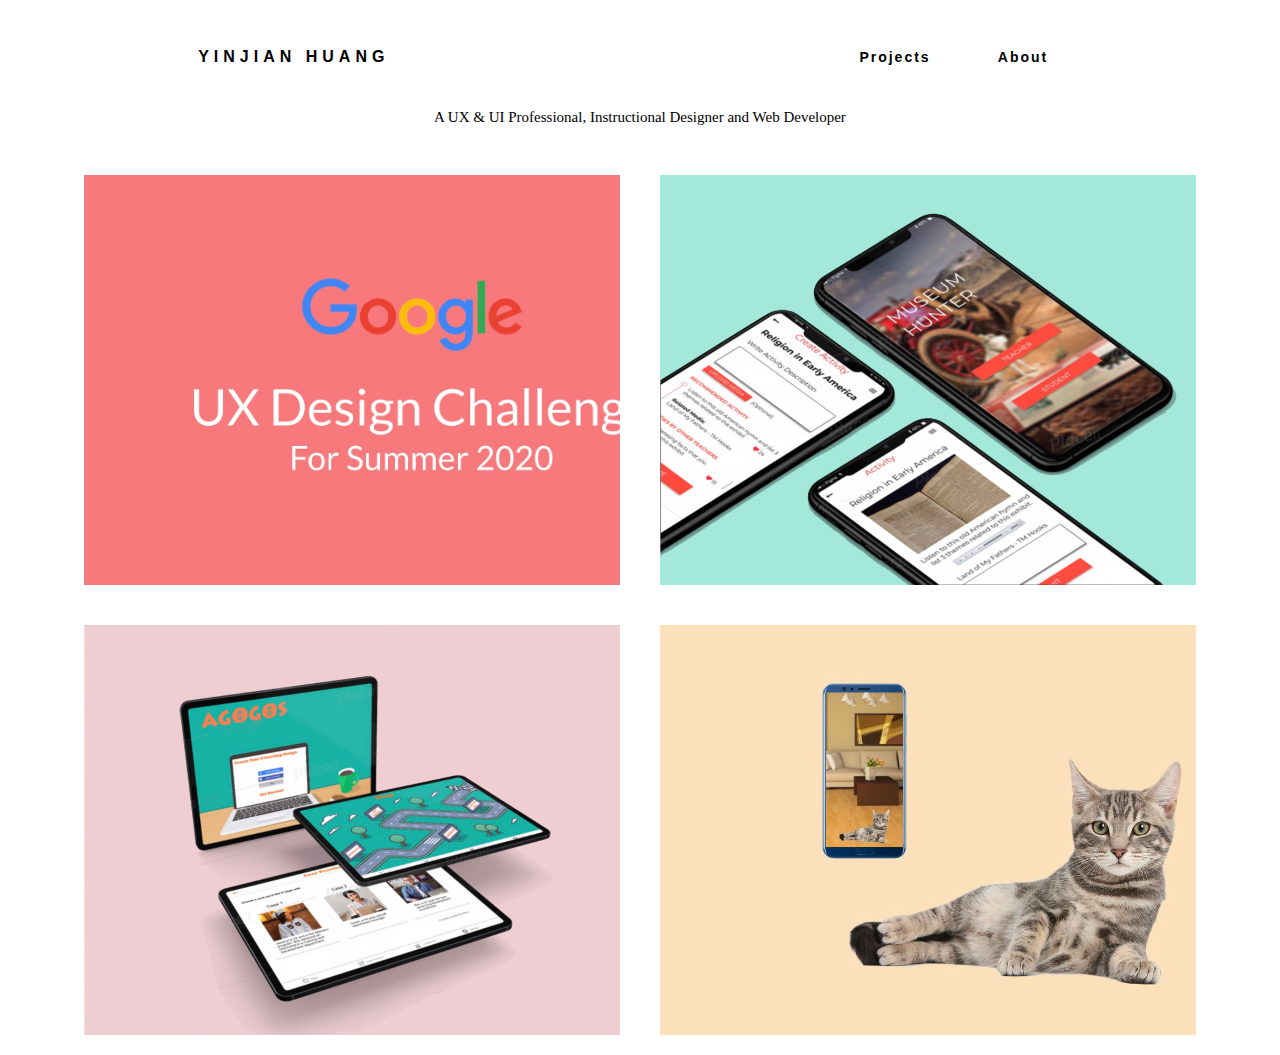
<file: index.html>
<!DOCTYPE html>
<html lang="en">
​
<head>
  <meta charset="UTF-8">
  <meta name="viewport" content="width=device-width, initial-scale=1.0">
  <meta http-equiv="X-UA-Compatible" content="ie=edge">
  <link href="https://fonts.google.com/specimen/Poppins" rel="stylesheet">
  <link href="https://fonts.google.com/specimen/Courgette" rel="stylesheet">
  <title>Main</title>

  <link rel="stylesheet" href="custom.css">

</head>

<body>
  <nav>
    <div class="logo">
        <h4> <a href="index.html"> Yinjian Huang </a></h4>
      </div>
  <ul class="nav-link">
    <li>
      <a href="index.html">Projects</a>
      </li>
    <li>
      <a href="about.html">About</a>
      </li>
  </ul>
  <div class="burger">
    <div class="line1"></div>
    <div class="line2"></div>
    <div class="line3"></div>
  </div>

</nav>



<main id="home">
<div class="projects">
  <p class="heading2">

    A UX & UI Professional, Instructional Designer and Web Developer </p>



        <div class="container1">
              <div class="box1">


            <a href="GoogleDesignChallenge.pdf">
              <div class="intro">
                <p class="description">
                  Stimulating School-based Mentorship </p>
                <p class="description2">
                  <p id="skill" >
                  Featured skills </p>
                  User interviews and personas<br>
                  Needs anaysis<br>
                  Low-fidelity and high-fidelity mock-ups<br>
                  User testing and iterations<br>
                   </p>
              </div>
            </a>
          </div>


        <div class="box2">
          <a href="museum.html">
          <div class="intro2">
                <p class="description"> Contextualizing Museum Learning
            </p>
            <p class="description2">
              <p id="skill" >
              Featured skills </p>
              Market competitor analysis<br>
              Storyboard and wireframes<br>
              Prototypes(Figma)
            </p>
          </a>
          </div>
        </div>
      </div>




  <div class="container2">
    <div class="box3">
      <div class="intro3">
      <a href="mobile.html">
        <p class="description">
          Empowering New Instructional Designer </p>
        <p class="description2">
          <p id="skill" >
          Featured skills </p>
          User iterviews and personas<br>
          Wireframes and prototypes(Figma)  <br>
          Usibility testing and evaluation
          </p>


      </a>


      </div>
    </div>

    <div class="box4">
      <div class="intro4">
      <a href="mobile2.html">
        <p class="description"> AR Pets that Reducing Elders' Loneliness <br>
          (coming soon)
    </p>
    <p class="description2">
      <p id="skill" >
      Featured skills </p>
      Needs analysis<br>
      Gamification<br>
      3D Prototypes<br>

    </p>

      </div>

    </div>
    </div>

    <!-- <div>
      <p class="copyright"> <center>Self-Designed and Developed © Yinjian Huang 2019 </center></p>
    </div> -->
</div>


  <div class="navbar hide">
    <a href="index.html">Projects</a>
    <br>
    <a href="about.html">About</a>
  </div>

    </main>
<script src="main.js"></script>
<script
  src="https://code.jquery.com/jquery-3.4.1.min.js"
  integrity="sha256-CSXorXvZcTkaix6Yvo6HppcZGetbYMGWSFlBw8HfCJo="
  crossorigin="anonymous"></script>

</body>
</file>
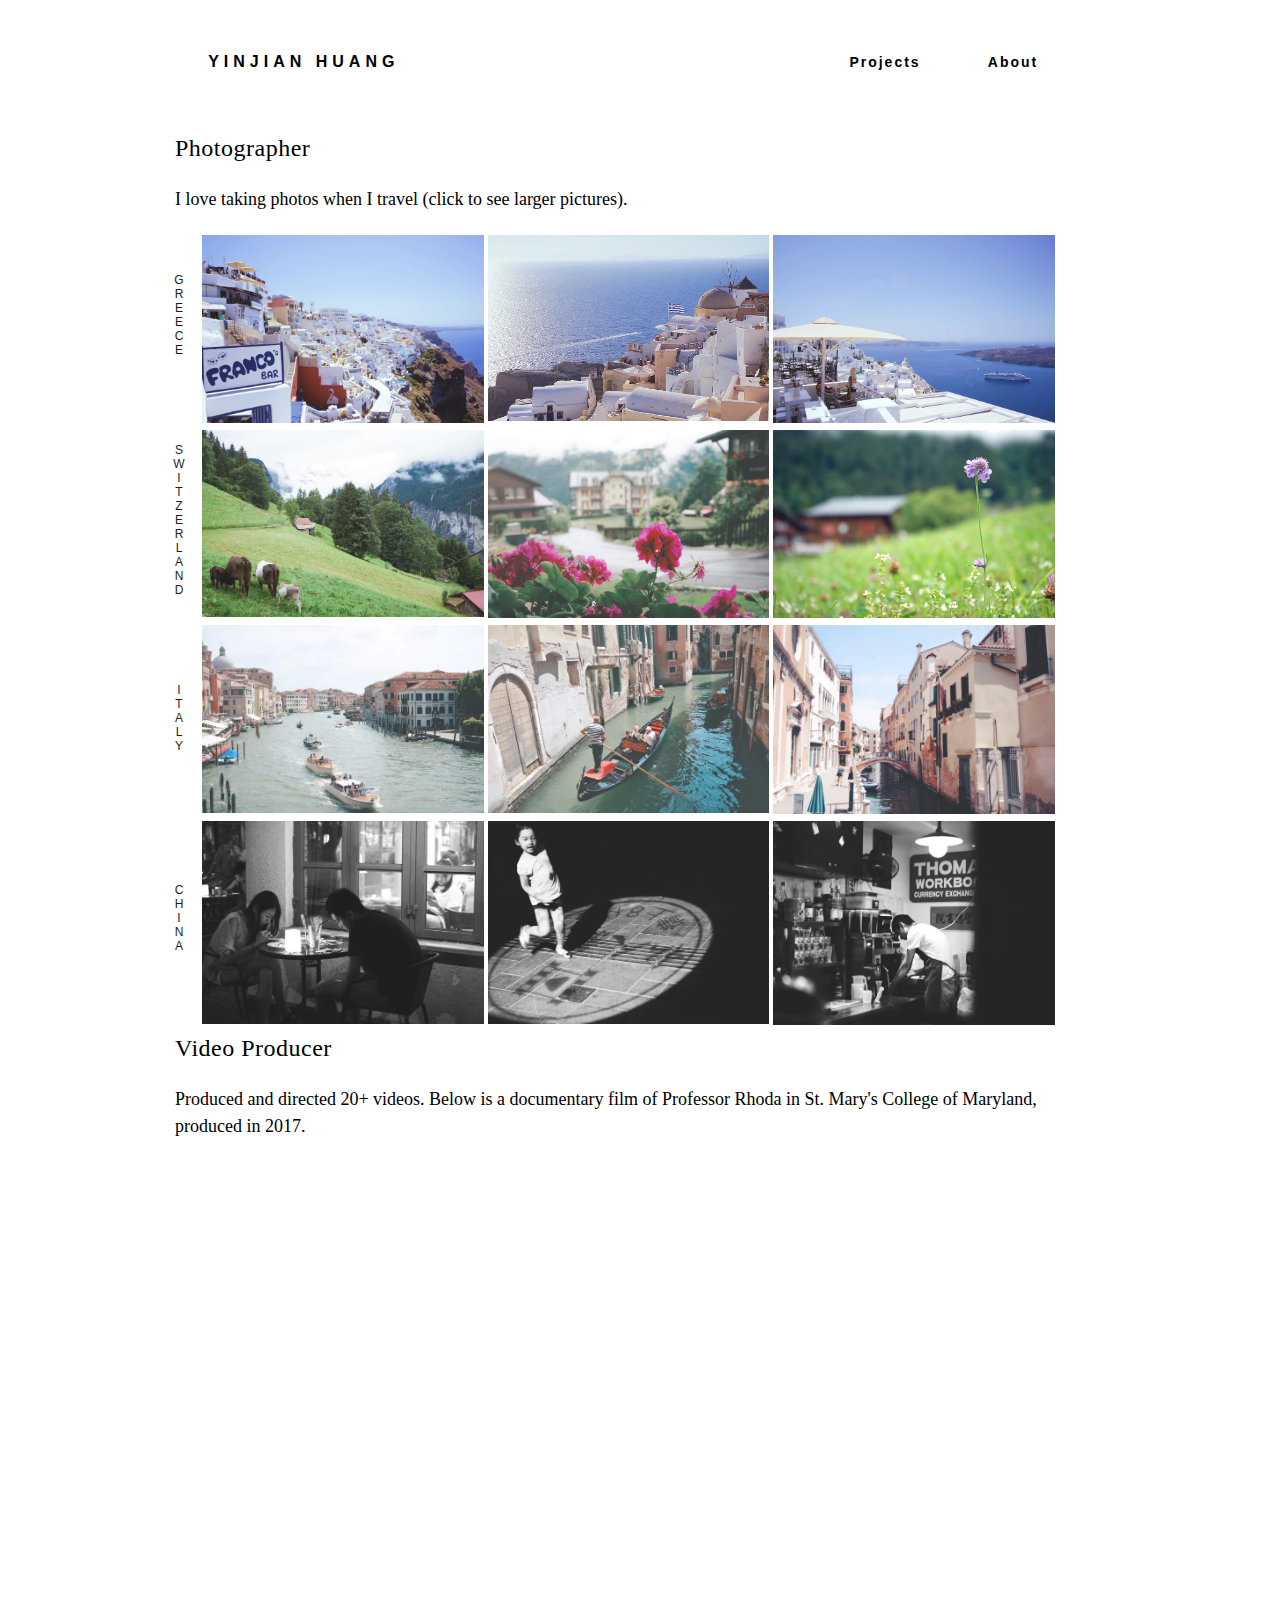
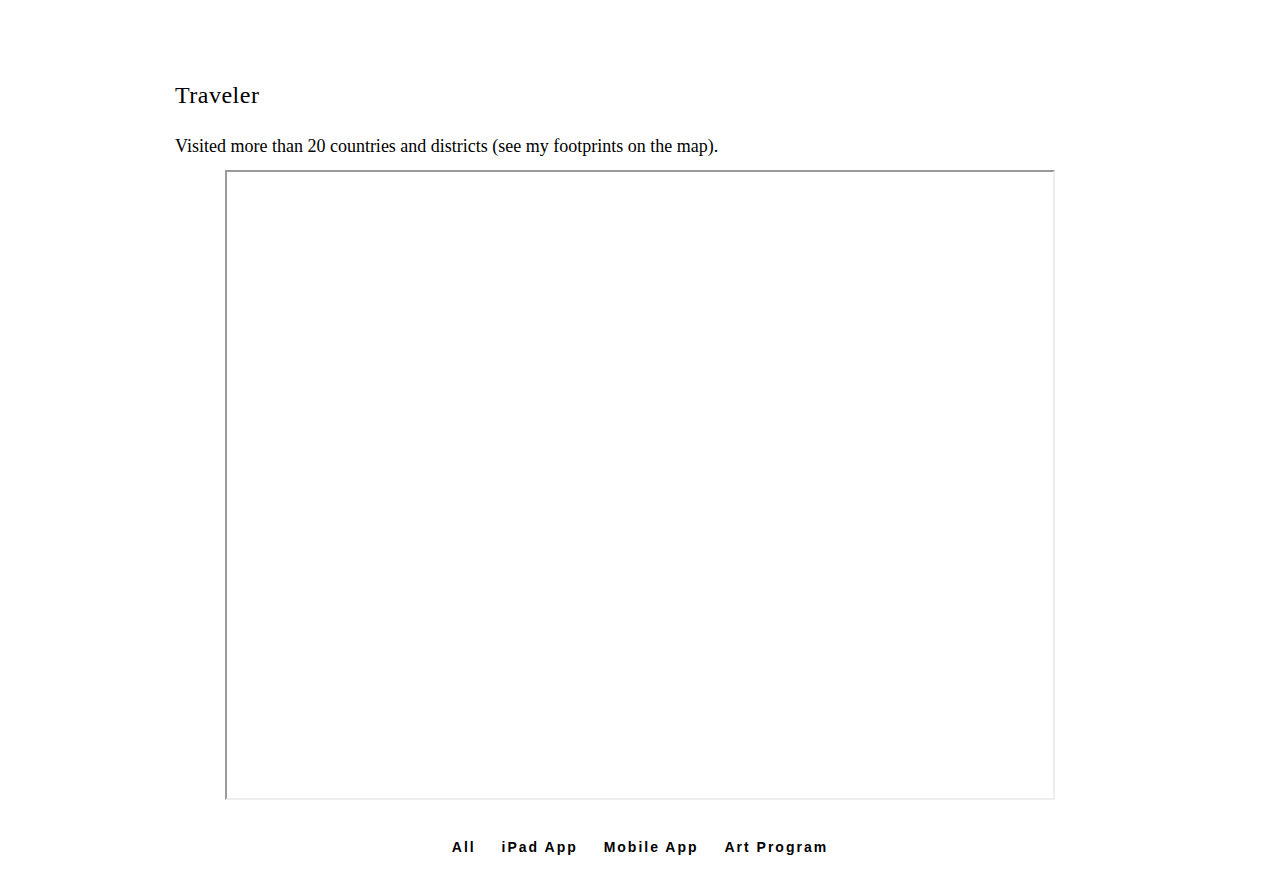
<file: about.html>
<!DOCTYPE html>
<html lang="en">
​
<head>
  <meta charset="UTF-8">
  <meta name="viewport" content="width=device-width, initial-scale=1.0">
  <meta http-equiv="X-UA-Compatible" content="ie=edge">
  <link href="https://fonts.google.com/specimen/Poppins" rel="stylesheet">
  <link href="https://fonts.google.com/specimen/Merienda" rel="stylesheet">
  <link href="https://fonts.google.com/specimen/Satisfy" rel="stylesheet">


  <title>Main</title>

  <link rel="stylesheet" href="custom4.css">

</head>

<body>
  <nav>
    <div class="logo">
        <h4> <a href="index.html"> Yinjian Huang </a></h4>
      </div>
  <div class="nav-link">
    <li>
      <a href="index.html">Projects</a>
      </li>
    <li>
      <a href="about.html">About</a>
      </li>
  </div>
  <div class="burger">
    <div class="line1"></div>
    <div class="line2"></div>
    <div class="line3"></div>
  </div>

</nav>

<div class="projects">
  <div class="container">

<h2> Photographer </h2>
<p class="producer"> I love taking photos when I travel (click to see larger pictures).</p>

 <div id="photos">
   <ul id="photo-gallery">
     <p id="place"> GREECE </p>
     <li>
       <a href="IMG_2185.JPG">
         <img src="IMG_2185.JPG">
       </a>
     </li>
     <li>
       <a href="IMG_2184.JPG">
         <img src="IMG_2184.JPG">
       </a>
     </li>
     <li>
       <a href="IMG_2193.JPG">
         <img src="IMG_2193.JPG">
       </a>
     </li>

     <p id="place2"> SWITZERLAND </p>
     <li>
       <a href="IMG_1193.JPG">
         <img src="IMG_1193.JPG">
       </a>
     </li>
     <li>
       <a href="IMG_1192.JPG">
         <img src="IMG_1192.JPG"></a>
     </li>
     <li>
       <a href="IMG_1188.JPG">
         <img src="IMG_1188.JPG">
       </a>
     </li>

      <p id="place3"> ITALY </p>
     <li>
       <a href="IMG_1122.JPG">
         <img src="IMG_1122.JPG">
       </a>
     </li>
     <li>
       <a href="IMG_1123.JPG">
         <img src="IMG_1123.JPG">
       </a>
     </li>
     <li>
       <a href="IMG_1121.JPG">
         <img src="IMG_1121.JPG">
         </a>
     </li>

     <p id="place4"> CHINA </p>
     <li>
       <a href="IMG_1111.JPG">
         <img src="IMG_1111.JPG">
       </a>
     </li>
     <li>
       <a href="IMG_1110.JPG">
         <img src="IMG_1110.JPG">
       </a>
     </li>
     <li>
       <a class="last" href="IMG_1112.JPG">
         <img src="IMG_1112.JPG">
       </a
     </li>
   </ul><br>

 </div>


<h2> Video Producer </h2>
<p class="producer"> Produced and directed 20+ videos. Below is a documentary film of Professor Rhoda in St. Mary's College of Maryland, produced in 2017.</p>
<center><iframe class="youtube-video" width="830" height="470" src="https://www.youtube.com/embed/puh7XKhIOd4"

frameborder="0" allow="accelerometer; autoplay; encrypted-media; gyroscope; picture-in-picture" allowfullscreen></iframe>


<h2> Traveler</h2>
<p class="producer"> Visited more than 20 countries and districts (see my footprints on the map). <p>


<iframe src="https://www.google.com/maps/d/u/0/embed?mid=1zH5u_C92vbhtQZXSYRgGrgAc27guFRo5" width="830" height="630"></iframe>

</center>


<div class="choice">
<center>
<a class="bottom" href="index.html">All</a>
<a class="bottom" href="mobile.html">iPad App</a>
<a class="bottom" href="museum.html">Mobile App</a>
<a class="bottom" href="https://docs.google.com/document/d/1be5nAvS2PWi8yAuHVaV68bwHQSD59-pE7Y6YTnvBcSk/edit">Art Program</a>

</center>
</div>


</div>

 </div>


 <div class="navbar hide">
   <a href="index.html">Projects</a>
   <br>
   <a href="about.html">About</a>
 </div>

 <script src="main.js"></script>


   <script
     src="https://code.jquery.com/jquery-3.4.1.min.js"
     integrity="sha256-CSXorXvZcTkaix6Yvo6HppcZGetbYMGWSFlBw8HfCJo="
     crossorigin="anonymous"></script>
 </body>
</file>
<file: custom.css>
$primary-color:white;
$secondary-color:yellow;

* {
  box-sizing: border-box;
  margin: 0px;
  padding: 0px;
}

body {
  background-color: white;
  color: black;
  height: 100%;
  margin: 0;
  line-height: 1.5;
}




.container1 {
  display: flex;
  flex-direction: row;
  margin: auto;
  height: 50vh;
  width: 90vw;
}

.container2 {
  display: flex;
  flex-direction: row;
  margin: auto;
  height: 50vh;
  width: 90vw;
}

.box1 {
  flex: 1;
  margin: 20px;
  background-image: url('Google.jpeg');
  background-repeat: no-repeat;
  background-size: cover;

}


.box2 {
  flex: 1;
  flex-wrap: wrap;
  background-size: cover;
  background-image: url('museum-1.jpg');
  background-repeat: no-repeat;
  margin: 20px;
}


.box3 {
  flex: 1;
  flex-wrap: wrap;
  background-size: cover;
  background-image: url('agogos-1.jpg');
  background-repeat: no-repeat;
  margin: 20px;
}

.box4 {
  flex: 1;
  margin: 20px;
  flex-wrap: wrap;
  background-size: cover;
  background-image: url('pet.jpeg');
  background-repeat: no-repeat;

}

nav {
  display: flex;
  justify-content: space-around;
  align-items: center;
  box-sizing: border-box;
  min-height: 4vh;
  font-family: 'Poppins', sans-serif;
}

.logo {
  text-transform: uppercase;
  letter-spacing: 5px;
  font-size: 16px;
}

.nav-link li {
  position: relative;
  list-style: none;
  justify-content: flex-end;
}

.nav-link {
  display: flex;
  justify-content: space-around;
  width: 20%;
  font-weight: bold;
  font-size: 14px;
  letter-spacing: 2px;
  text-decoration: none;
}

.burger {
  display: none;
}

.burger div {
  width: 20px;
  height: 2px;
  margin: 5px;
  background-color: black;
}

.heading2 {
  margin: 0px;
  font-weight: 300;
  font-size: 15px;
  justify-content: center;
  height: 6vh;
  display: flex;
  align-items: center;
  margin-bottom: 10px;
  font-family:'Courgette',serif !important;


}

header {
  position: fixed;
}



.intro{
  display: none;
  opacity: 1 !important;
  position: relative;
  padding-top: 10%;
  left: 0;
  height: 92%;
  text-align: center;
  background-color: rgba(255, 255, 255, 0.8);
  margin: 0;
  border: 0;
}

.description{
  font-size: 24px;
  /* font-family: 'Poppins', sans-serif; */
  letter-spacing: 1px;

}

.description2{
  font-family: 'Arvo', serif;
  font-size: 20px;
  letter-spacing: 0.8px;
}

.skill{
  font-size: 20px;

}

#skill{

  text-transform: uppercase;

}

.copyright{
color: grey;
}

.intro2{
  display: none;
  opacity: 1 !important;
  position: relative;
  padding-top: 10%;
  left: 0;
  height: 92%;
  text-align: center;
  background-color: rgba(255, 255, 255, 0.8);
  margin: 0;
  border: 0;
}

.intro3{
  display: none;
  opacity: 1 !important;
  position: relative;
  padding-top: 10%;
  left: 0;
  height: 92%;
  text-align: center;
  background-color: rgba(255, 255, 255, 0.8);
  margin: 0;
  border: 0;
}

.intro4{
  display: none;
  opacity: 1 !important;
  position: relative;
  padding-top: 10%;
  left: 0;
  height: 92%;
  text-align: center;
  background-color: rgba(255, 255, 255, 0.8);
  margin: 0;
  border: 0;
}

.navbar {
  font-weight: bold;
  font-size: 16px;
  letter-spacing: 2px;
  margin-left: 47%;
  margin-top: 47%;
}

a {
  text-decoration: none;
  flex-direction: column;
  justify-content: center;
  margin-top: 20px;
  color: black;

}



.hide {
  display: none;
}

.show {
  display: block;
}

.opacity{
  opacity: .3;
  background-color: #fff;
}


@media screen and (max-width:768px) {
  body {
    overflow-x: hidden;
  }



  .nav-link li {
    opacity: 0;
  }

  .burger {
    display: block;
    cursor: pointer;
  }

  .nav-active {
    transform: translateX(0%);
  }

  .container1, .container2 {
    display: flex;
    flex-direction: column;
    width: 80vw;
    height: 90vh;
  }


  @media screen and (max-width:440px) {
    .container1, .container2 {
      display: flex;
      flex-direction: column;
      width: 90vw;
      height: 60vh;
    }

    .heading2{
      display: flex;
      flex-direction: column;
      justify-content: center;
      width: 80vw;
      text-align: center;
      margin-left: auto;
      margin-right: auto;
    }
</file>
<file: custom4.css>
* {
  box-sizing: border-box;
  margin: 0px;
  padding: 0px;
}




body {
  background-color: white;
  color: black;
  height: 100%;
  margin: 0;
  line-height: 1.5;
}


h2{
  font-family: 'Satisfy',cursive;
  font-size: 24px;
  text-align: left !important;
  letter-spacing: 0.5px;
  margin-top: 50px;
  margin-bottom: 20px;
  font-weight: 400;
}

.producer{
  /* font-family: 'Satisfy',cursive; */
  font-size: 18px;
  text-align: left !important;
  margin-bottom: 10px;
}

.navbar {
  font-weight: bold;
  font-size: 16px;
  letter-spacing: 2px;
  margin-left: 47%;
  margin-top: 300px;
}

nav {
  display: flex;
  justify-content: space-around;
  align-items: center;
  box-sizing: border-box;
  min-height: 4vh;
  font-family: 'Poppins', sans-serif;
  text-align: center;
  margin-bottom: 30px;
  margin-top: 20px;
}

.logo {
  text-transform: uppercase;
  letter-spacing: 5px;
  font-size: 16px;
}

.nav-link li {
  position: relative;
  list-style: none;
  justify-content: flex-end;
}

.nav-link {
  display: flex;
  justify-content: space-around;
  width: 20%;
  font-weight: bold;
  font-size: 14px;
  letter-spacing: 2px;
  text-decoration: none;
}

.burger {
  display: none;
}

.burger div {
  width: 20px;
  height: 2px;
  margin: 5px;
  background-color: black;

}

.hide {
  display: none;
}

.show {
  display: block;
}

a {
  text-decoration: none;
  flex-direction: column;
  justify-content: center;
  margin-top: 20px;
  /* padding: 10px; */
  color: black;
}


.choice{
  min-height: 4vh;
  font-family: 'Poppins', sans-serif;
  margin-top: 30px;
  font-weight: bold;
  font-size: 14px;
  letter-spacing: 2px;
    margin-bottom: 20px;
}

a:hover{
  color: grey;
}

.bottom{
  padding: 10px;
}

.container{
width:930px;
position: inherit;
margin-top: 50px;
margin-left: auto;
margin-right: auto;
text-align: center;
}

/* .youtube-video{
  margin-top: 40px;
} */



#place{
  writing-mode: vertical-rl;
  text-orientation: upright;
  position:absolute;
  margin-left: -30px;
  margin-top: 40px;
  font-family: 'Merienda',sans-serif;
  letter-spacing: 0;
  font-size: 12px;


}

#place2{
  writing-mode: vertical-rl;
  text-orientation: upright;
  position:absolute;
  margin-left: -30px;
  margin-top: 210px;
  font-family: 'Merienda',sans-serif;
  font-size: 12px;
}

#place3{
  writing-mode: vertical-rl;
  text-orientation: upright;
  position:absolute;
  margin-left: -30px;
  margin-top: 450px;
  font-family: 'Merienda',sans-serif;
  font-size: 12px;
}

#place4{
  writing-mode: vertical-rl;
  text-orientation: upright;
  position:absolute;
  margin-left: -30px;
  margin-top: 650px;
  font-family: 'Merienda',sans-serif;
  font-size: 12px;
}

#photos {
  opacity: .88;
  /* margin-bottom: 40px !important; */

}

#photos img {
  width: 32%;
  /* height:20%; */
  float: left;
  display: block;
  margin: 2px;
  margin-bottom: 5px;
  /* margin-left: 20px; */
}

ul {
  list-style: none;
  margin: 0px auto;
  padding: 10px;
  display: block;
  max-width: 900px;
  text-align: center;
}

#overlay {
  background: rgba(0,0,0, .8);
  width: 100%;
  height: 100%;
  position: absolute;
  top: 0;
  left: 0;
  display: none;
  text-align: center;
}

#overlay img {
  margin: 10% auto 0;
  width: 550px;
  border-radius: 5px;
}

/* #photos {
  width: 100%;
  margin-left: auto;
  margin-right: auto;

} */

#photo-gallery {
  width: 100%;
  margin-left: auto;
  margin-right: auto;
  margin-bottom: 40px;
}

@media screen and (max-width:768px) {
  body {
    overflow-x: hidden;
  }

  /* .nav-link {
    position: absolute;
    right: 0px;
    top: 8vh;
    height: 100%;
    width: 100%;
    display: flex;
    flex-direction: column;
    align-items: center;
    transform: translateX(100%);
  } */

  .nav-link li {
    opacity: 0;
  }

  .burger {
    display: block;
    cursor: pointer;
  }

  .nav-active {
    transform: translateX(0%);
  }

  .container{
    display: flex;
    flex-direction: column;
    width: 80vw;
    height: 90vh;
  }

  #place, #place2,#place3,#place4{
    display: none;
  }

  iframe{
    width: 76vw;
    height:40vh;
  }

  @media screen and (max-width:440px) {

  #photos img{
    width:80vw;
  }

  }

  iframe{
    width:80vw;
    height:35vh;

  }

  h2{
    margin-top: 20px;
  }


    }
</file>
